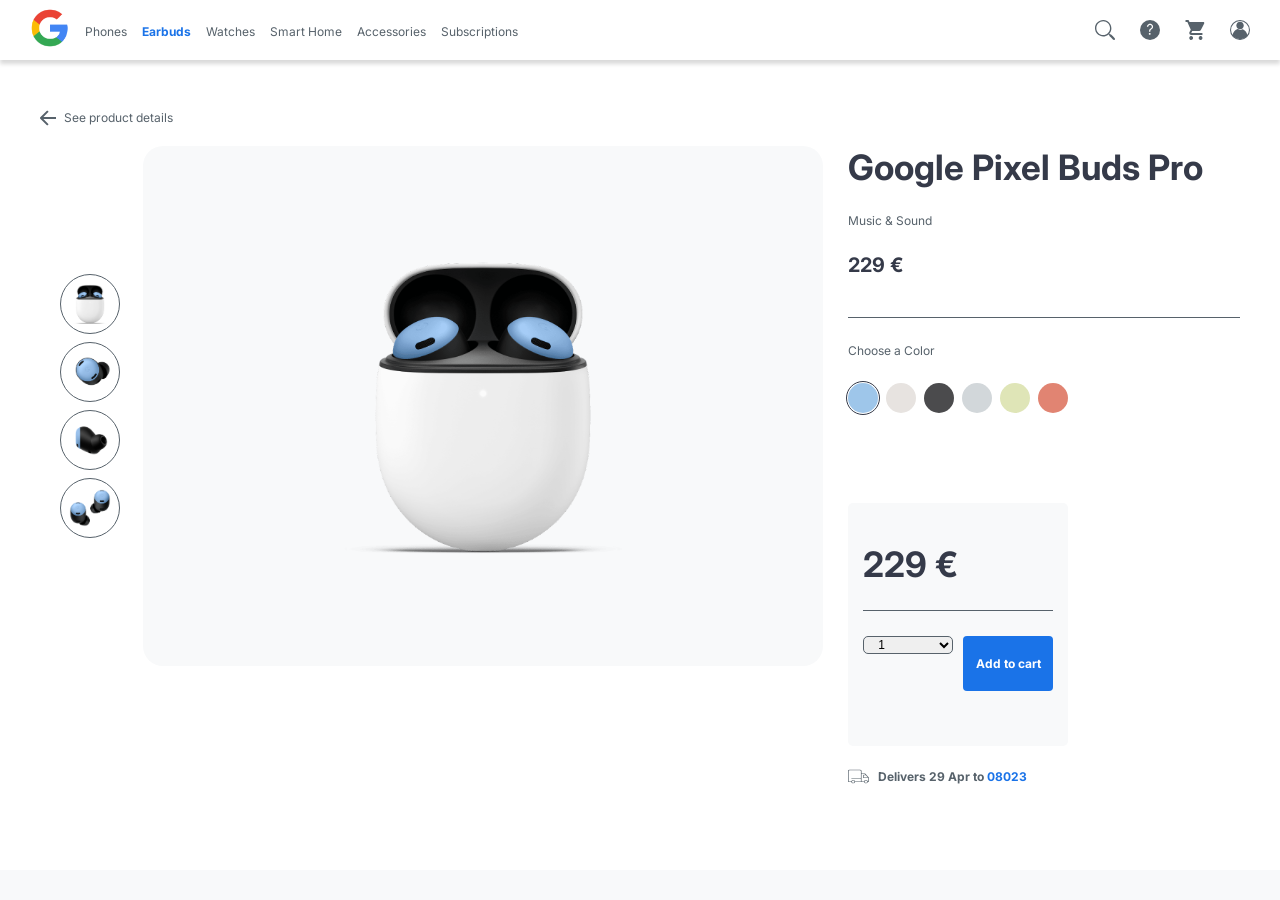
<file: index.html>
<!DOCTYPE html>
<html lang="en">
  <head>
    <meta charset="UTF-8" />
    <meta name="viewport" content="width=device-width, initial-scale=1.0" />
    <meta name="description" content="Google Pixel Buds Pro — premium wireless earbuds with Active Noise Cancellation. Available in 6 colors. Shop on the Google Store." />
    <title>Google Store</title>
    <link rel="icon" type="image/png" href="./img/google-logo.png" />
    <link rel="stylesheet" href="./styles/style.css" />
    <link rel="preconnect" href="https://fonts.googleapis.com" />
    <link rel="preconnect" href="https://fonts.gstatic.com" crossorigin />
    <link href="https://fonts.googleapis.com/css2?family=Inter:wght@400;700&display=swap" rel="stylesheet" />
  </head>

  <body>
    <nav aria-label="Main navigation">
      <div class="links_contain">
        <a href="./pages/watches.html"><img src="./img/google-logo.png" alt="logo" /></a>
        <ul class="links">
          <li><a href="#">Phones</a></li>
          <li><a href="./pages/earbuds.html" aria-current="page">Earbuds</a></li>
          <li><a href="./pages/watches.html">Watches</a></li>
          <li><a href="#">Smart Home</a></li>
          <li><a href="#">Accessories</a></li>
          <li><a href="#">Subscriptions</a></li>
        </ul>
      </div>

      <ul class="icons">
        <li><a href="#"><img src="./img/icons/Search.svg" alt="Search" /></a></li>
        <li><a href="#"><img src="./img/icons/Help.svg" alt="Help" /></a></li>
        <li>
          <a href="#" id="abrir-carrito"><img src="./img/icons/Cart.svg" alt="Cart" /></a>
        </li>
        <li><a href="#"><img src="./img/icons/Avatar.svg" alt="User account" /></a></li>
        <li class="menu">
          <a href="#"><img src="./img/icons/icons-menu.svg" alt="Open menu" /></a>
        </li>
      </ul>
    </nav>

    <main>
      <a href="#" class="btn_back">
        <img src="./img/icons/Arrow.svg" alt="arrow" />
        See product details
      </a>

      <section>
        <div>
          <figure>
            <div class="thumbnails">
              <div><img src="./img/earbuds/earbuds_01.png" alt="Vista 1" /></div>
              <div><img src="./img/earbuds/earbuds_02.png" alt="Vista 2" /></div>
              <div><img src="./img/earbuds/earbuds_03.png" alt="Vista 3" /></div>
              <div><img src="./img/earbuds/earbuds_04.png" alt="Vista 4" /></div>
            </div>

            <div class="image">
              <img src="./img/earbuds/earbuds_01.png" alt="Imagen Principal" id="img-principal" />
            </div>
          </figure>
        </div>

        <div class="info_product">
          <div class="description">
            <h1>Google Pixel Buds Pro</h1>
            <p>Music & Sound</p>
            <p class="price_summary">229 €</p>
            <hr />
            <p id="color-label">Choose a Color</p>
          </div>

          <div class="purchase">
            <form id="formulario-compra">
              <fieldset class="colors" aria-labelledby="color-label">
                <input type="radio" name="color" id="color-blue" value="Azul Claro" data-image="./img/earbuds/earbuds_01.png" checked />
                <label for="color-blue" class="color-swatch swatch-blue"></label>

                <input type="radio" name="color" id="color-gray-light" value="Gris Claro" data-image="./img/earbuds/earbuds_02.png" />
                <label for="color-gray-light" class="color-swatch swatch-gray-light"></label>

                <input type="radio" name="color" id="color-dark" value="Negro" data-image="./img/earbuds/earbuds_03.png" />
                <label for="color-dark" class="color-swatch swatch-dark"></label>

                <input type="radio" name="color" id="color-gray" value="Gris" data-image="./img/earbuds/earbuds_04.png" />
                <label for="color-gray" class="color-swatch swatch-gray"></label>

                <input type="radio" name="color" id="color-green" value="Verde" data-image="./img/earbuds/earbuds_01.png" />
                <label for="color-green" class="color-swatch swatch-green"></label>

                <input type="radio" name="color" id="color-red" value="Rojo" data-image="./img/earbuds/earbuds_02.png" />
                <label for="color-red" class="color-swatch swatch-red"></label>
              </fieldset>

              <div class="purchase_details">
                <p class="price_purchase">229 €</p>
                <hr />
                <div class="select_quantity">
                  <label for="quantity" class="sr-only">Quantity</label>
                  <select name="quantity" id="quantity">
                    <option value="1">1</option>
                    <option value="2">2</option>
                    <option value="3">3</option>
                    <option value="4">4</option>
                    <option value="5">5</option>
                  </select>
                  <button type="submit" id="btn-add">Add to cart</button>
                </div>
              </div>
            </form>

            <div class="delivery">
              <img src="./img/icons/Delivery.svg" alt="Free delivery" />
              <p>Delivers 29 Apr to <span>08023</span></p>
            </div>
          </div>
        </div>
      </section>
    </main>

    <footer>
      <div id="carrito-ventana" style="display: none; position: fixed; top: 70px; right: 20px; background: white; border: 1px solid #ccc; padding: 20px; box-shadow: 0 4px 8px rgba(0, 0, 0, 0.2); z-index: 1000; min-width: 250px; color: black;">
        <h3>Tu Carrito 🛒</h3>
        <ul id="lista-carrito" style="list-style: none; padding: 0; margin-top: 10px;">
          <li>El carrito está vacío</li>
        </ul>
        <hr />
        <button id="cerrar-carrito" style="cursor: pointer; padding: 5px 10px;">Cerrar</button>
      </div>
    </footer>
    <script src="./scripts/dynamic.js"></script>
  </body>
</html>
</file>
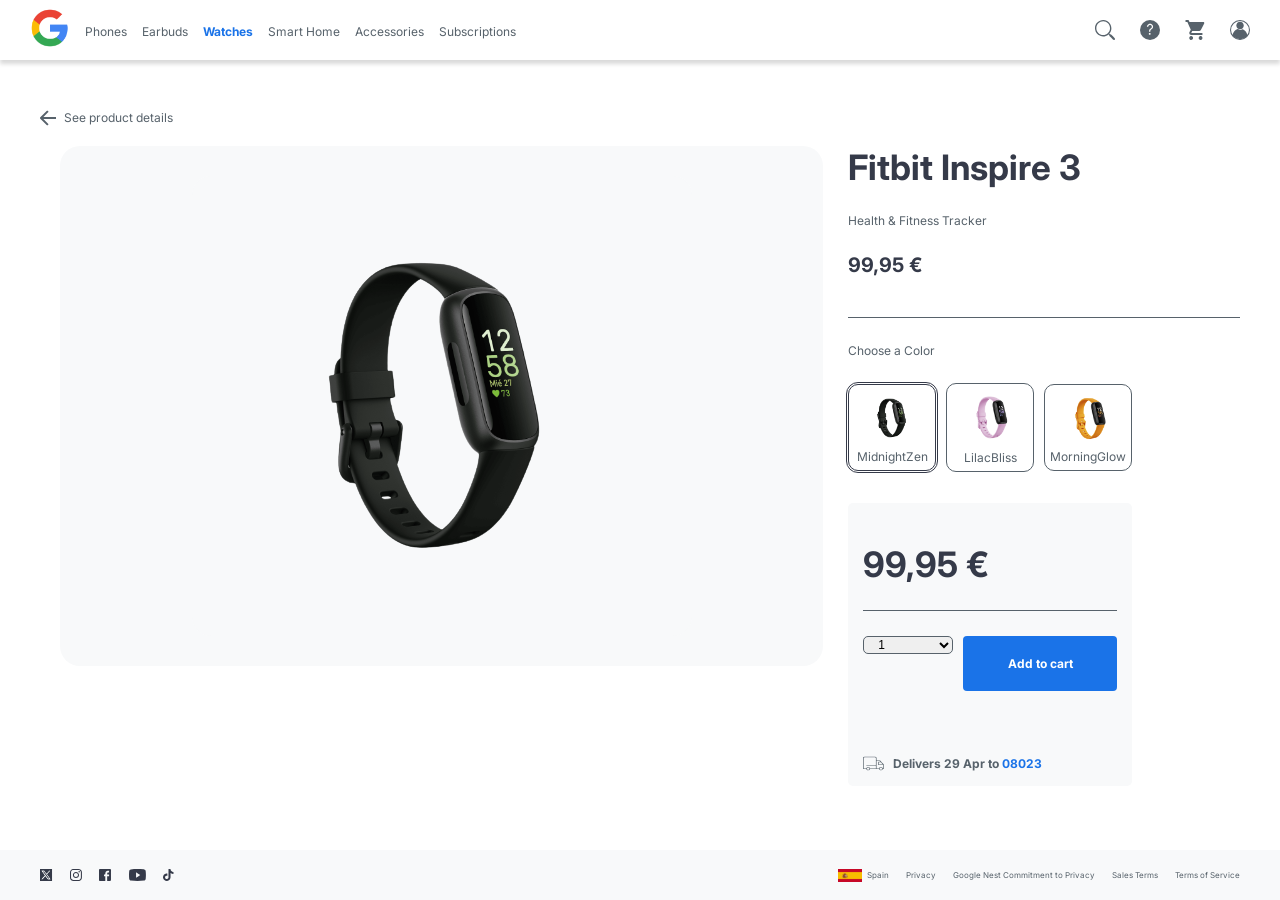
<file: pages/watches.html>
<!doctype html>
<html lang="en">
  <head>
    <meta charset="UTF-8" />
    <meta name="viewport" content="width=device-width, initial-scale=1.0" />
    <meta name="description" content="Fitbit Inspire 3 — health and fitness tracker with heart rate monitoring. Available in 3 colors. Shop on the Google Store." />
    <title>Google Store</title>
    <link rel="icon" type="image/png" href="../img/google-logo.png" />
    <link rel="stylesheet" href="../styles/style.css" />
    <link rel="stylesheet" href="../styles/watches_style.css" />
    <link rel="preconnect" href="https://fonts.googleapis.com" />
    <link rel="preconnect" href="https://fonts.gstatic.com" crossorigin />
    <link
      href="https://fonts.googleapis.com/css2?family=Inter:wght@400;700&display=swap"
      rel="stylesheet"
    />
  </head>
  <body>
    <!-- ===================== NAVIGATION ===================== -->
    <nav aria-label="Main navigation">
      <div class="links_contain">
        <a href="../index.html"
          ><img src="../img/google-logo.png" alt="logo"
        /></a>

        <ul class="links">
          <li><a href="#">Phones</a></li>
          <li>
            <a href="../index.html">Earbuds</a>
          </li>
          <li>
            <a href="../pages/watches.html" aria-current="page">Watches</a>
          </li>
          <li><a href="#">Smart Home</a></li>
          <li><a href="#">Accessories</a></li>
          <li><a href="#">Subscriptions</a></li>
        </ul>
      </div>

      <ul class="icons">
        <li>
          <a href="#"><img src="../img/icons/Search.svg" alt="Search" /></a>
        </li>
        <li>
          <a href="#"><img src="../img/icons/Help.svg" alt="Help" /></a>
        </li>
        <li>
          <a href="#" id="abrir-carrito"><img src="../img/icons/Cart.svg" alt="Cart" /></a>
        </li>
        <li>
          <a href="#"><img src="../img/icons/Avatar.svg" alt="User account" /></a>
        </li>
        <li class="menu">
          <a href="#"><img src="../img/icons/icons-menu.svg" alt="Open menu" /></a>
        </li>
      </ul>
    </nav>

    <!-- ===================== MAIN CONTENT ===================== -->
    <main>
      <a href="#" class="btn_back">
        <img src="../img/icons/Arrow.svg" alt="arrow" />
        See product details
      </a>

      <section>
        <div>
          <figure>
            <div class="image">
              <img
                src="../img/smartwatch/smartwatch_black.png"
                alt="Fitbit Inspire 3 - Midnight Zen"
                class="image"
              />
            </div>
          </figure>
        </div>

        <div class="info_product">
          <div class="description">
            <h1>Fitbit Inspire 3</h1>
            <p>Health & Fitness Tracker</p>
            <p class="price_summary">99,95 €</p>
            <hr />
            <p id="color-label">Choose a Color</p>
          </div>

          <!-- Color selector and purchase actions -->
          <div class="purchase">
            <!-- ✅ FORMULARIO CORREGIDO -->
            <form id="formulario-compra">
              <fieldset class="watch-colors" aria-labelledby="color-label">
                <!-- ✅ Agregados value y data-image -->
                <input 
                  type="radio" 
                  name="color" 
                  id="color-midnight" 
                  value="Midnight Zen"
                  data-image="../img/smartwatch/smartwatch_black.png"
                  checked 
                />
                <label for="color-midnight" class="watch-swatch swatch-midnight">
                  <img
                    src="../img/smartwatch/smartwatch_black.png"
                    alt="Midnight Zen"
                  />
                  <span>Midnight<br />Zen</span>
                </label>

                <input 
                  type="radio" 
                  name="color" 
                  id="color-lilac" 
                  value="Lilac Bliss"
                  data-image="../img/smartwatch/smartwatch_pink.png"
                />
                <label for="color-lilac" class="watch-swatch swatch-lilac">
                  <img
                    src="../img/smartwatch/smartwatch_pink.png"
                    alt="Lilac Bliss"
                  />
                  <span>Lilac<br />Bliss</span>
                </label>

                <input 
                  type="radio" 
                  name="color" 
                  id="color-morning" 
                  value="Morning Glow"
                  data-image="../img/smartwatch/smartwatch_yellow.png"
                />
                <label for="color-morning" class="watch-swatch swatch-morning">
                  <img
                    src="../img/smartwatch/smartwatch_yellow.png"
                    alt="Morning Glow"
                  />
                  <span>Morning<br />Glow</span>
                </label>
              </fieldset>

              <div class="purchase_details">
                <p class="price_purchase">99,95 €</p>
                <hr />
                <div class="select_quantity">
                  <label for="quantity" class="sr-only">Quantity</label>
                  <select name="quantity" id="quantity">
                    <option value="1">1</option>
                    <option value="2">2</option>
                    <option value="3">3</option>
                    <option value="4">4</option>
                    <option value="5">5</option>
                  </select>
                  <!-- ✅ Botón con type="submit" -->
                  <button type="submit">Add to cart</button>
                </div>

                <div class="delivery">
                  <img src="../img/icons/Delivery.svg" alt="Free delivery" />
                  <p>Delivers 29 Apr to <span>08023</span></p>
                </div>
              </div>
            </form>
          </div>
        </div>
      </section>
    </main>

    <!-- ===================== FOOTER ===================== -->
    <footer>
      <!-- ✅ CARRITO AGREGADO (igual a index.html) -->
      <div 
        id="carrito-ventana" 
        style="display: none; position: fixed; top: 70px; right: 20px; background: white; border: 1px solid #ccc; padding: 20px; box-shadow: 0 4px 8px rgba(0, 0, 0, 0.2); z-index: 1000; min-width: 250px; color: black;"
      >
        <h3>Tu Carrito 🛒</h3>
        <ul id="lista-carrito" style="list-style: none; padding: 0; margin-top: 10px;">
          <li>El carrito está vacío</li>
        </ul>
        <hr />
        <button id="cerrar-carrito" style="cursor: pointer; padding: 5px 10px;">Cerrar</button>
      </div>

      <div>
        <!-- Social media links -->
        <div class="social-icons">
          <a href="#"><img src="../img/icons/SM-x.svg" alt="X" loading="lazy" /></a>
          <a href="#"
            ><img src="../img/icons/SM-instagram.svg" alt="Instagram" loading="lazy"
          /></a>
          <a href="#"
            ><img src="../img/icons/SM-facebook.svg" alt="Facebook" loading="lazy"
          /></a>
          <a href="#"
            ><img src="../img/icons/SM-youtube.svg" alt="YouTube" loading="lazy"
          /></a>
          <a href="#"><img src="../img/icons/SM-tiktok.svg" alt="TikTok" loading="lazy" /></a>
        </div>

        <!-- Legal links and country selector -->
        <div class="footer-links">
          <a href="#">Privacy</a>
          <a href="#">Google Nest Commitment to Privacy</a>
          <a href="#">Sales Terms</a>
          <a href="#">Terms of Service</a>
          <div class="country">
            <img src="../img/icons/Spain.svg" alt="Spain" /> Spain
          </div>
        </div>
      </div>
    </footer>
    <script src="../scripts/dynamic.js"></script>
  </body>
</html>
</file>
<file: styles/style.css>
/* === ACCESSIBILITY UTILITIES === */
.sr-only {
  position: absolute;
  width: 1px;
  height: 1px;
  padding: 0;
  margin: -1px;
  overflow: hidden;
  clip: rect(0, 0, 0, 0);
  white-space: nowrap;
  border: 0;
}

/* === RESET === */
* {
  margin: 0;
  padding: 0;
  box-sizing: border-box;
}

/* === CUSTOM PROPERTIES === */
:root {
  /* Colors */
  --white: #ffffff;
  --gray-light: #f8f9fa;
  --gray: #57626b;
  --gray-dark: #353a49;
  --blue: #1a73e8;

  /* Typography */
  --font-primary: "Inter", sans-serif;

  --title-size: 35px;
  --title-color: var(--gray-dark);

  --subtitle-size: 20px;

  --text-size: 12px;
  --text-weight: normal;
  --text-color: var(--gray);

  --weight-bold: bold;

  --text-footer-size: 8px;
}

/* === BASE STYLES === */
body {
  font-family: var(--font-primary);
  display: flex;
  flex-direction: column;
  min-height: 100vh;
}

h1 {
  font-size: var(--title-size);
  font-weight: var(--weight-bold);
  color: var(--title-color);
}

p {
  font-size: var(--text-size);
  color: var(--text-color);
}

button {
  all: unset;
  cursor: pointer;
}

/* === NAVIGATION === */
nav {
  display: flex;
  justify-content: space-between;
  padding: 10px 30px;
  align-items: center;
  height: 60px;
  box-shadow: 0px 4px 4px 0px rgba(0, 0, 0, 0.15);
}

.links_contain {
  display: flex;
  gap: 15px;
  align-items: center;
}

.links_contain img {
  width: 40px;
  height: 40px;
}

.links {
  display: none;
}

.links a {
  text-decoration: none;
  color: var(--text-color);
  font-size: var(--text-size);
  transition: color 0.2s ease;
}

.links a:hover {
  color: var(--blue);
  font-weight: var(--weight-bold);
}

.links a[aria-current="page"],
.links a[aria-current="page"]:hover {
  color: var(--blue);
  font-weight: var(--weight-bold);
  cursor: default;
}

.icons {
  display: flex;
  gap: 25px;
  list-style: none;
  height: 20px;
}

.icons img {
  width: 20px;
  height: 20px;
  transition: transform 0.2s ease;
}

.icons img:hover {
  transform: scale(1.2);
}

.menu img {
  filter: invert(29%) sepia(98%) saturate(1352%) hue-rotate(204deg)
    brightness(98%) contrast(95%);
}

/* === MAIN CONTENT === */
main {
  flex: 1;
  padding: 20px;
  display: flex;
  flex-direction: column;
  gap: 20px;
  align-items: flex-start;
}

main > a {
  display: flex;
  gap: 8px;
  text-decoration: none;
  color: var(--text-color);
  font-size: var(--text-size);
  font-weight: var(--text-weight);
}

section {
  display: flex;
  flex-direction: column;
  gap: 25px;
  width: 100%;
}

figure {
  width: 100%;
}

.thumbnails {
  display: none;
}

.image {
  background-color: var(--gray-light);
  border-radius: 20px;
  width: 100%;
  height: 350px;
  display: flex;
  justify-content: center;
  align-items: center;
  padding: 30px;
}

.image img {
  max-width: 100%;
  max-height: 100%;
  object-fit: contain;
}

.info_product,
.description {
  display: flex;
  flex-direction: column;
  gap: 25px;
}

.price_summary {
  color: var(--title-color);
  font-weight: var(--weight-bold);
  font-size: var(--subtitle-size);
  margin-bottom: 15px;
}

hr {
  width: 100%;
  border: none;
  border-top: 1px solid var(--gray);
}

.purchase {
  display: flex;
  flex-direction: column;
  gap: 25px;
}

fieldset {
  display: flex;
  gap: 8px;
  align-items: center;
  border: none;
}

fieldset input[type="radio"] {
  appearance: none;
  -webkit-appearance: none;
  width: 0;
  height: 0;
  margin: 0;
  position: absolute;
}

.color-swatch {
  display: block;
  width: 30px;
  height: 30px;
  border-radius: 50%;
  cursor: pointer;
  outline: 1px solid transparent;
  outline-offset: 1px;
  transition: outline 0.1s ease;
}

.swatch-blue {
  background-color: #9ec6ea;
}
.swatch-gray-light {
  background-color: #e7e3e0;
}
.swatch-dark {
  background-color: #4b4b4d;
}
.swatch-gray {
  background-color: #d2d7da;
}
.swatch-green {
  background-color: #dfe5b7;
}
.swatch-red {
  background-color: #e18472;
}

.colors input[type="radio"]:checked + .color-swatch {
  outline: 1px solid var(--gray-dark);
}

.color-swatch:hover {
  outline: 1px solid var(--gray);
}

.purchase_details {
  display: flex;
  flex-direction: column;
  gap: 25px;
  background-color: var(--gray-light);
  border-radius: 5px;
  padding: 30px 15px 15px;
  width: 100%;
}

.price_purchase {
  color: var(--title-color);
  font-weight: var(--weight-bold);
  font-size: var(--title-size);
}

.select_quantity {
  display: flex;
  flex-direction: column;
  gap: 25px;
}

select {
  width: 80px;
  height: 35px;
  padding: 0 10px;
  border: 0.5px solid var(--gray);
  border-radius: 5px;
  font-size: var(--text-size);
  cursor: pointer;
}

select:focus-visible {
  outline: 1px solid var(--gray-light);
  outline-offset: 2px;
  border-color: var(--gray-dark);
}

.purchase_details button {
  flex: 1;
  padding: 20px 0;
  background-color: var(--blue);
  text-align: center;
  color: var(--white);
  font-size: var(--text-size);
  font-weight: var(--weight-bold);
  border-radius: 4px;
  transition: opacity 0.2s ease;
}

.purchase_details button:hover {
  opacity: 0.85;
}

.purchase_details button:focus-visible {
  outline: 2px solid var(--blue);
  outline-offset: 3px;
}

.delivery {
  display: flex;
  gap: 9px;
}

.delivery p {
  font-weight: var(--weight-bold);
}

.delivery span {
  color: var(--blue);
}

/* === FOOTER === */
footer {
  display: flex;
  justify-content: center;
  padding: 15px 20px;
  color: var(--text-color);
  background-color: var(--gray-light);
}

footer > div {
  display: flex;
  flex-direction: column;
  gap: 20px;
}

.social-icons {
  display: flex;
  gap: 17px;
  justify-content: center;
  align-items: center;
}

.social-icons img {
  height: 22px;
}

.footer-links {
  display: flex;
  flex-direction: column;
  gap: 5px;
  align-items: center;
}

.footer-links a {
  text-decoration: none;
  color: var(--text-color);
  font-size: var(--text-footer-size);
}

.country {
  display: flex;
  align-items: center;
  gap: 5px;
  font-size: var(--text-footer-size);
}

.country img {
  width: 24px;
}

/* === TABLET (min-width: 768px) === */
@media only screen and (min-width: 768px) {
  .links {
    display: flex;
    list-style: none;
    gap: 15px;
    align-items: center;
  }

  .menu {
    display: none;
  }

  .image {
    height: 400px;
  }

  .purchase {
    flex-direction: row;
    gap: 23px;
    align-items: start;
  }

  .purchase_details {
    padding: 40px 15px 15px;
  }

  footer > div {
    flex-direction: row;
    align-items: center;
    justify-content: space-between;
    width: 100%;
  }

  .footer-links {
    flex-direction: row;
    gap: 17px;
    align-items: center;
  }

  .country {
    order: -1;
  }

  .social-icons img {
    height: 12px;
  }
}

/* === DESKTOP (min-width: 1024px) === */
@media only screen and (min-width: 1024px) {
  main {
    align-items: normal;
    padding: 50px 40px;
  }

  section {
    display: grid;
    grid-template-columns: 2fr 1fr;
  }

  figure {
    display: flex;
    align-items: center;
    gap: 23px;
    height: 520px;
    padding-left: 20px;
  }

  .thumbnails {
    display: flex;
    flex-direction: column;
    gap: 8px;
  }

  .thumbnails div {
    width: 60px;
    height: 60px;
    display: flex;
    align-items: center;
    justify-content: center;
    border: 0.5px solid var(--gray);
    border-radius: 50%;
  }

  .thumbnails img {
    height: 50px;
  }

  .purchase {
    flex-direction: column;
  }

  .colors {
    min-height: 120px;
    align-items: flex-start;
  }

  .image {
    height: 100%;
  }

  .image img {
    width: 500px;
  }

  .select_quantity {
    flex-direction: row;
    align-items: stretch;
    gap: 10px;
    margin-bottom: 40px;
  }

  select {
    height: 100%;
    width: 90px;
  }

  footer > div {
    max-width: 1200px;
  }
}

/* Carrito - Visibilidad con clases */
#carrito-ventana {
  display: none !important;
}

#carrito-ventana.visible {
  display: block !important;
}

.carrito-item {
  padding: 10px 0;
  border-bottom: 1px solid #eee;
  color: #333;
}
</file>
<file: styles/watches_style.css>
.watch-colors {
  display: flex;
  gap: 20px;
  width: 100%;
}

.watch-colors input[type="radio"] {
  appearance: none;
  -webkit-appearance: none;
  width: 0;
  height: 0;
  margin: 0;
  position: absolute;
}

.watch-swatch {
  flex: 1;
  display: flex;
  flex-direction: column;
  align-items: center;
  gap: 8px;
  padding: 5px 12px;
  border-radius: 10px;
  border: 1px solid var(--gray);
  cursor: pointer;
  transition: border-color 0.1s ease;
}

.watch-swatch img {
  width: 100%;
  object-fit: contain;
}

.watch-swatch span {
  font-size: var(--text-size);
  color: var(--text-color);
  text-align: center;
}

.watch-colors input[type="radio"]:checked + .watch-swatch {
  border-color: var(--gray-dark);
  outline: 1px solid var(--gray-dark);
  outline-offset: 1px;
}

.watch-colors input[type="radio"]:focus-visible + .watch-swatch {
  outline: 1px solid var(--blue);
  outline-offset: 1px;
}

.watch-swatch:hover {
  border-color: var(--gray-dark);
}

/* === TABLET === */
@media only screen and (min-width: 768px) {
  .watch-swatch br {
    display: none;
  }

  .watch-colors {
    display: grid;
    grid-template-columns: repeat(2, 130px);
    gap: 8px;
    width: fit-content;
    align-content: start;
  }

  .watch-swatch {
    padding: 6px 8px;
    gap: 4px;
    overflow: hidden;
    justify-content: center;
  }

  .watch-swatch img {
    width: 70%;
    max-height: 72px;
  }

  .purchase_details {
    flex: 1;
  }

  .purchase_details button {
    width: 100%;
  }
}

/* === DESKTOP === */
@media only screen and (min-width: 1024px) {
  .watch-colors {
    display: flex;
    gap: 10px;
    width: 100%;
    min-height: 120px;
  }
}
</file>
